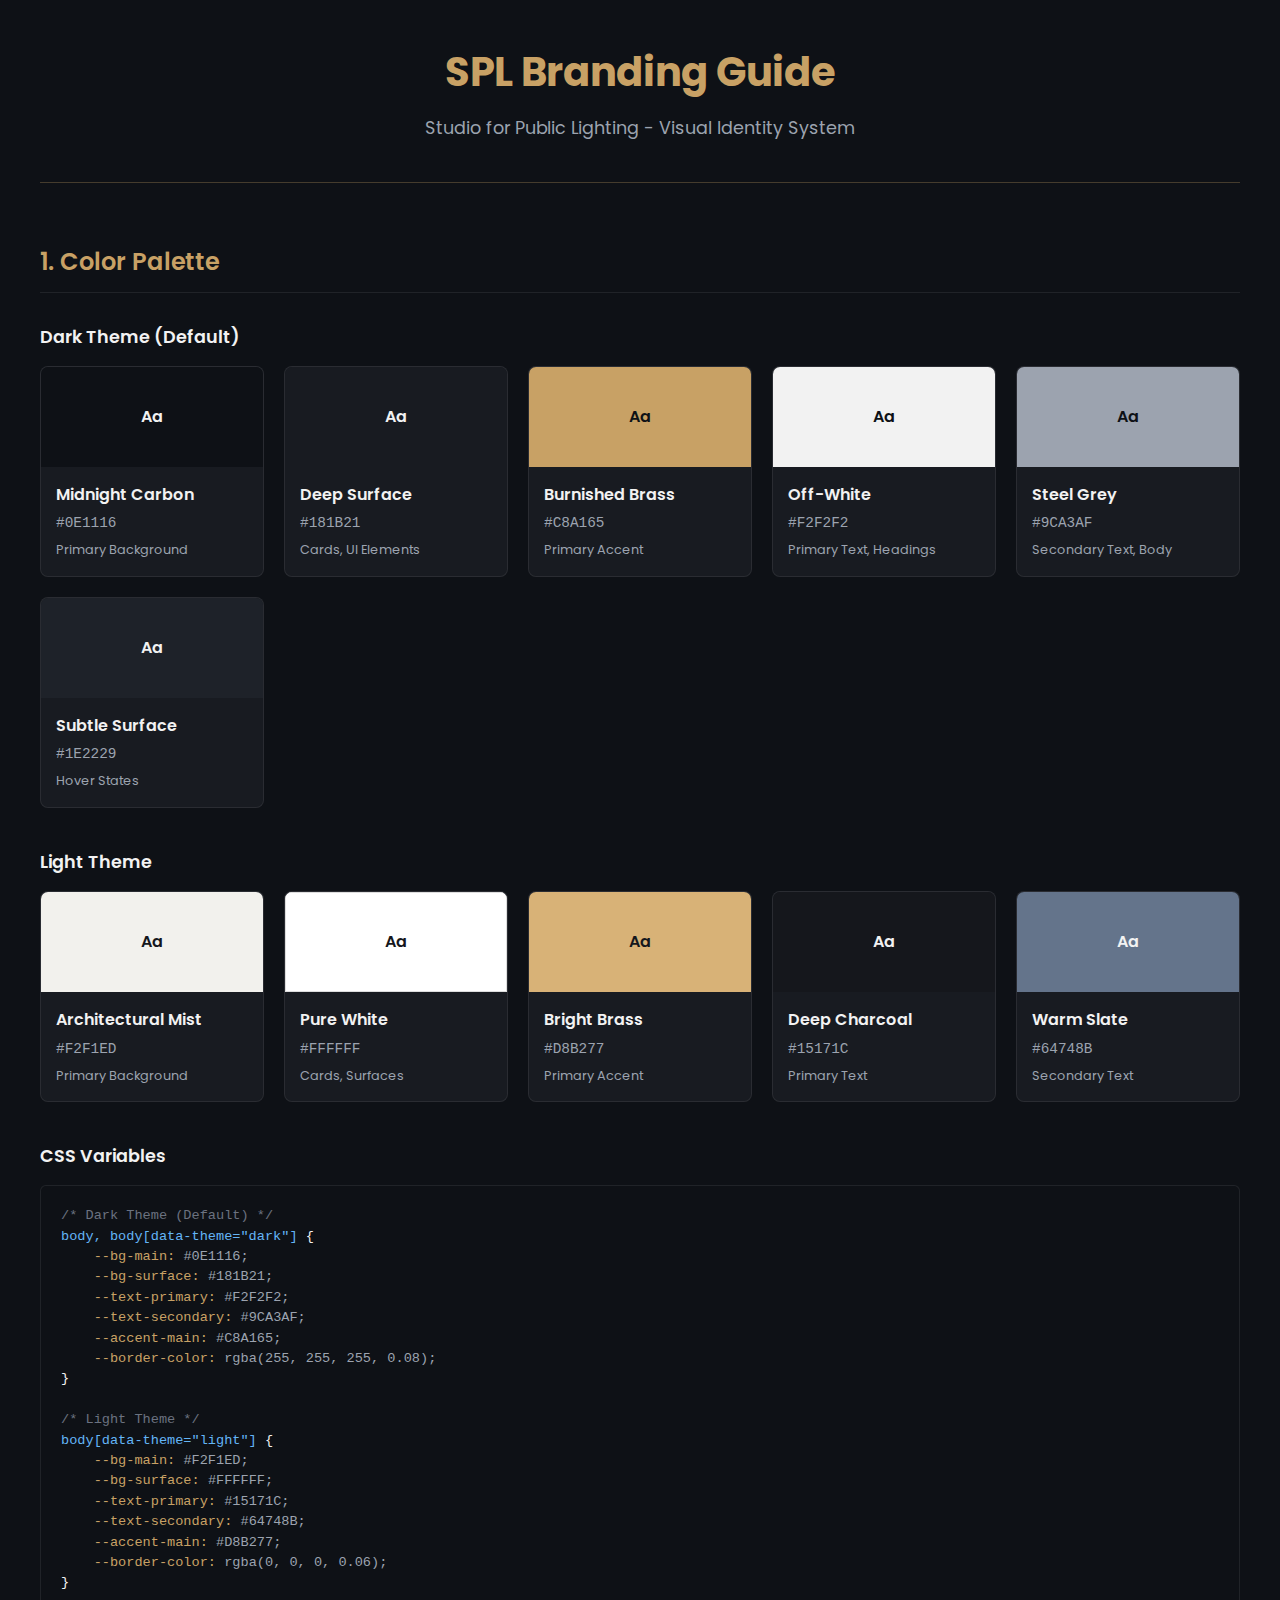
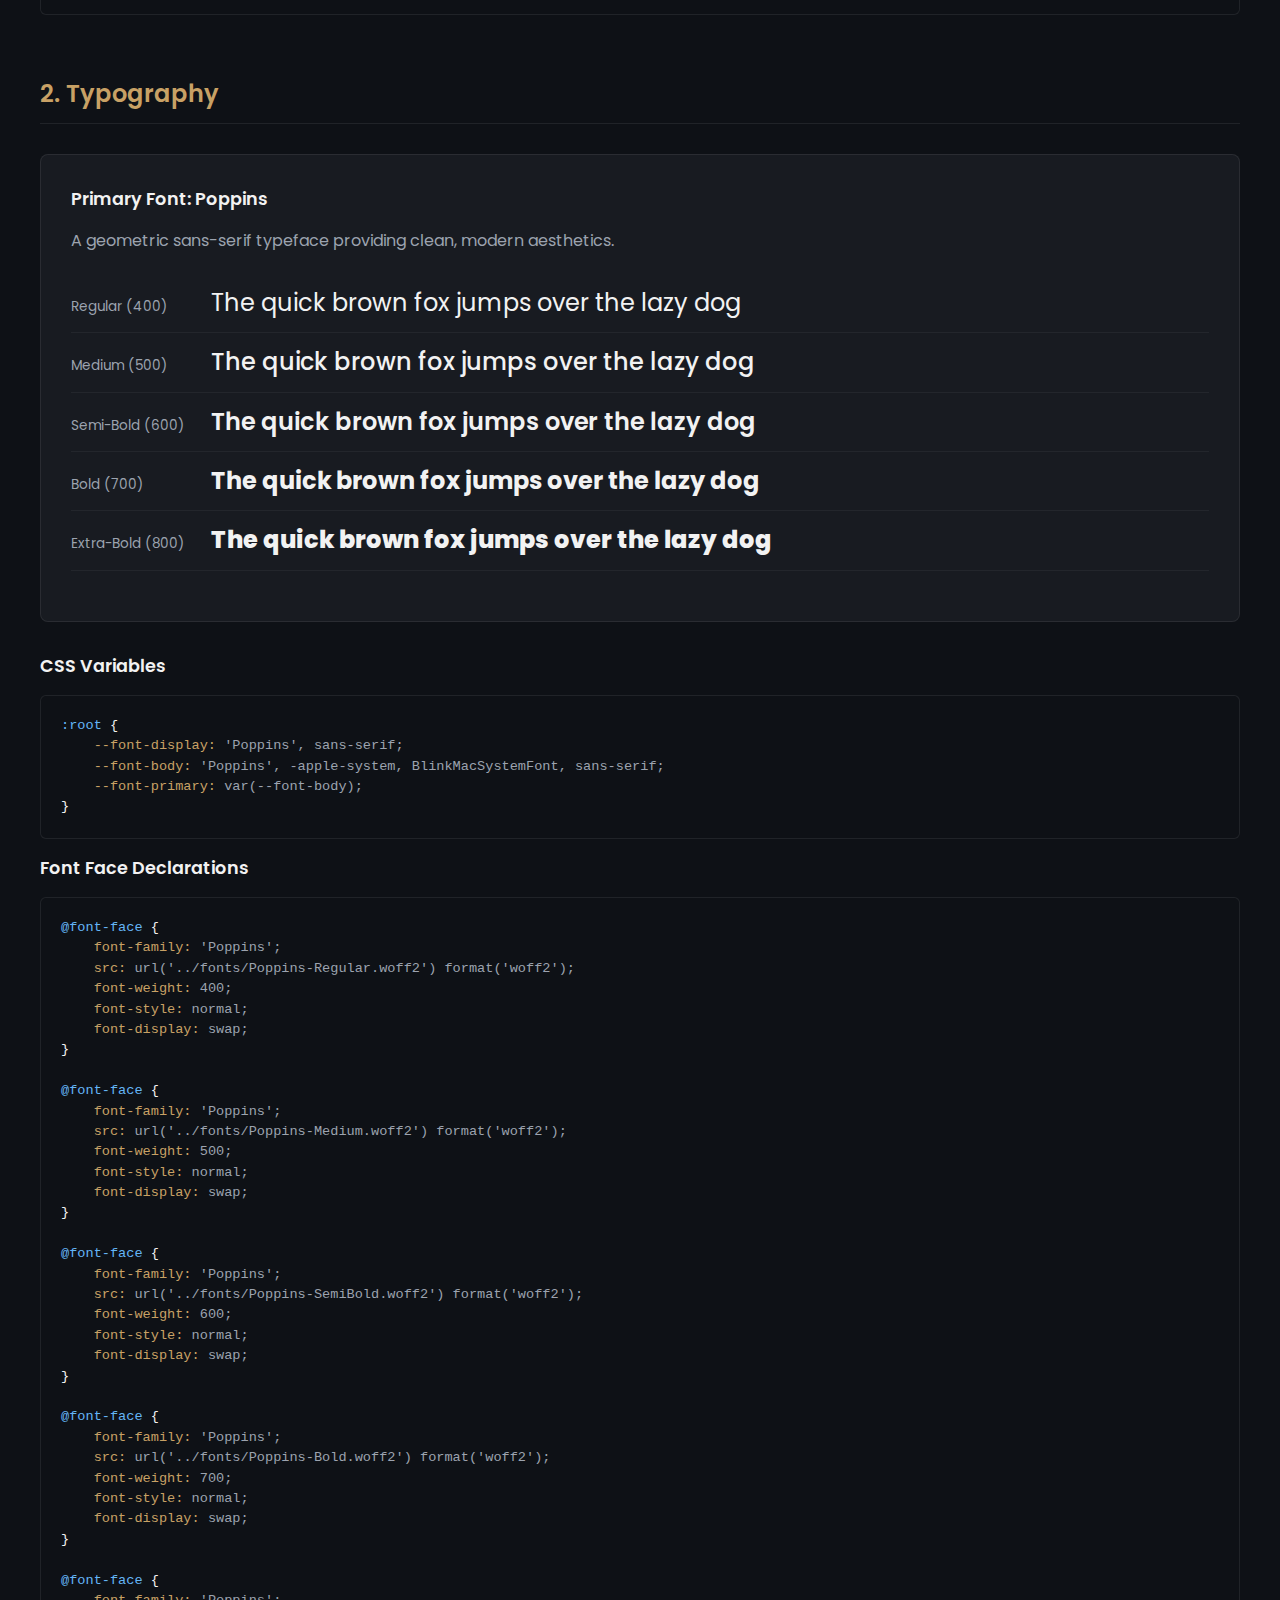
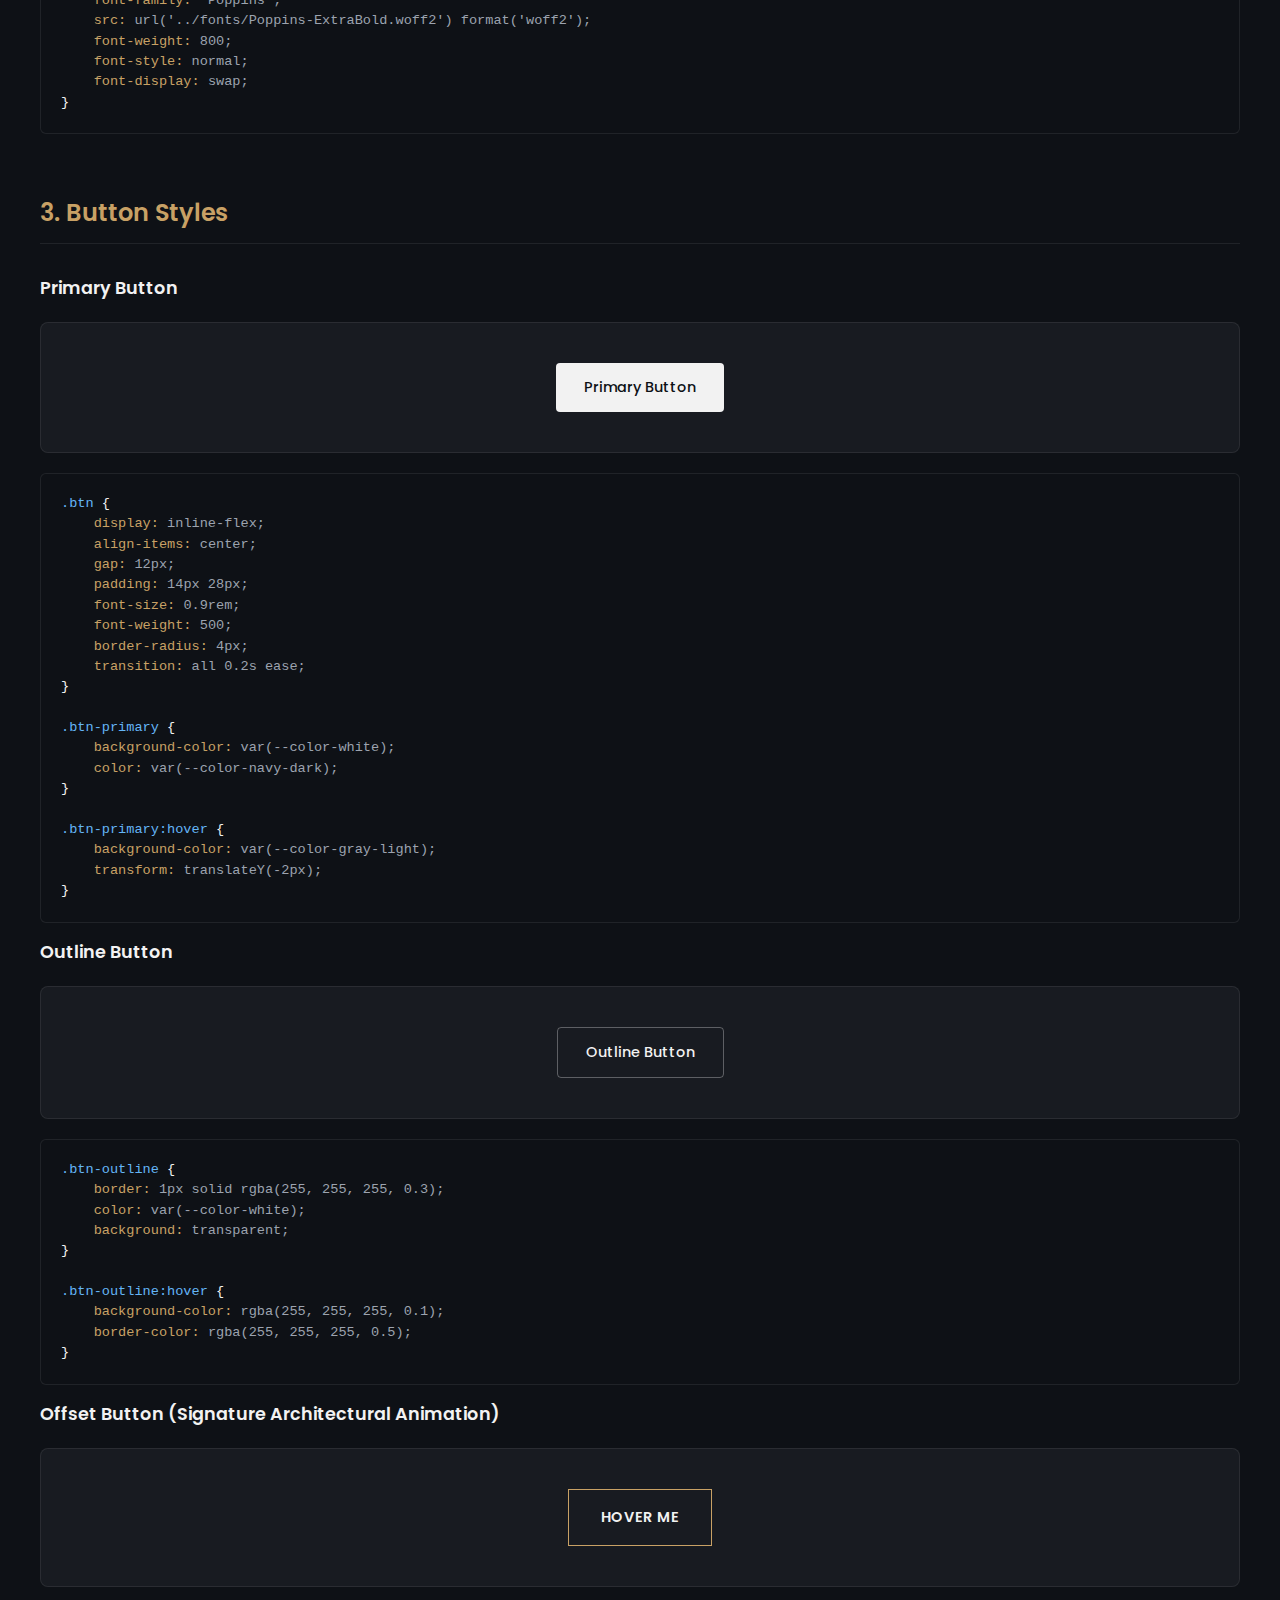
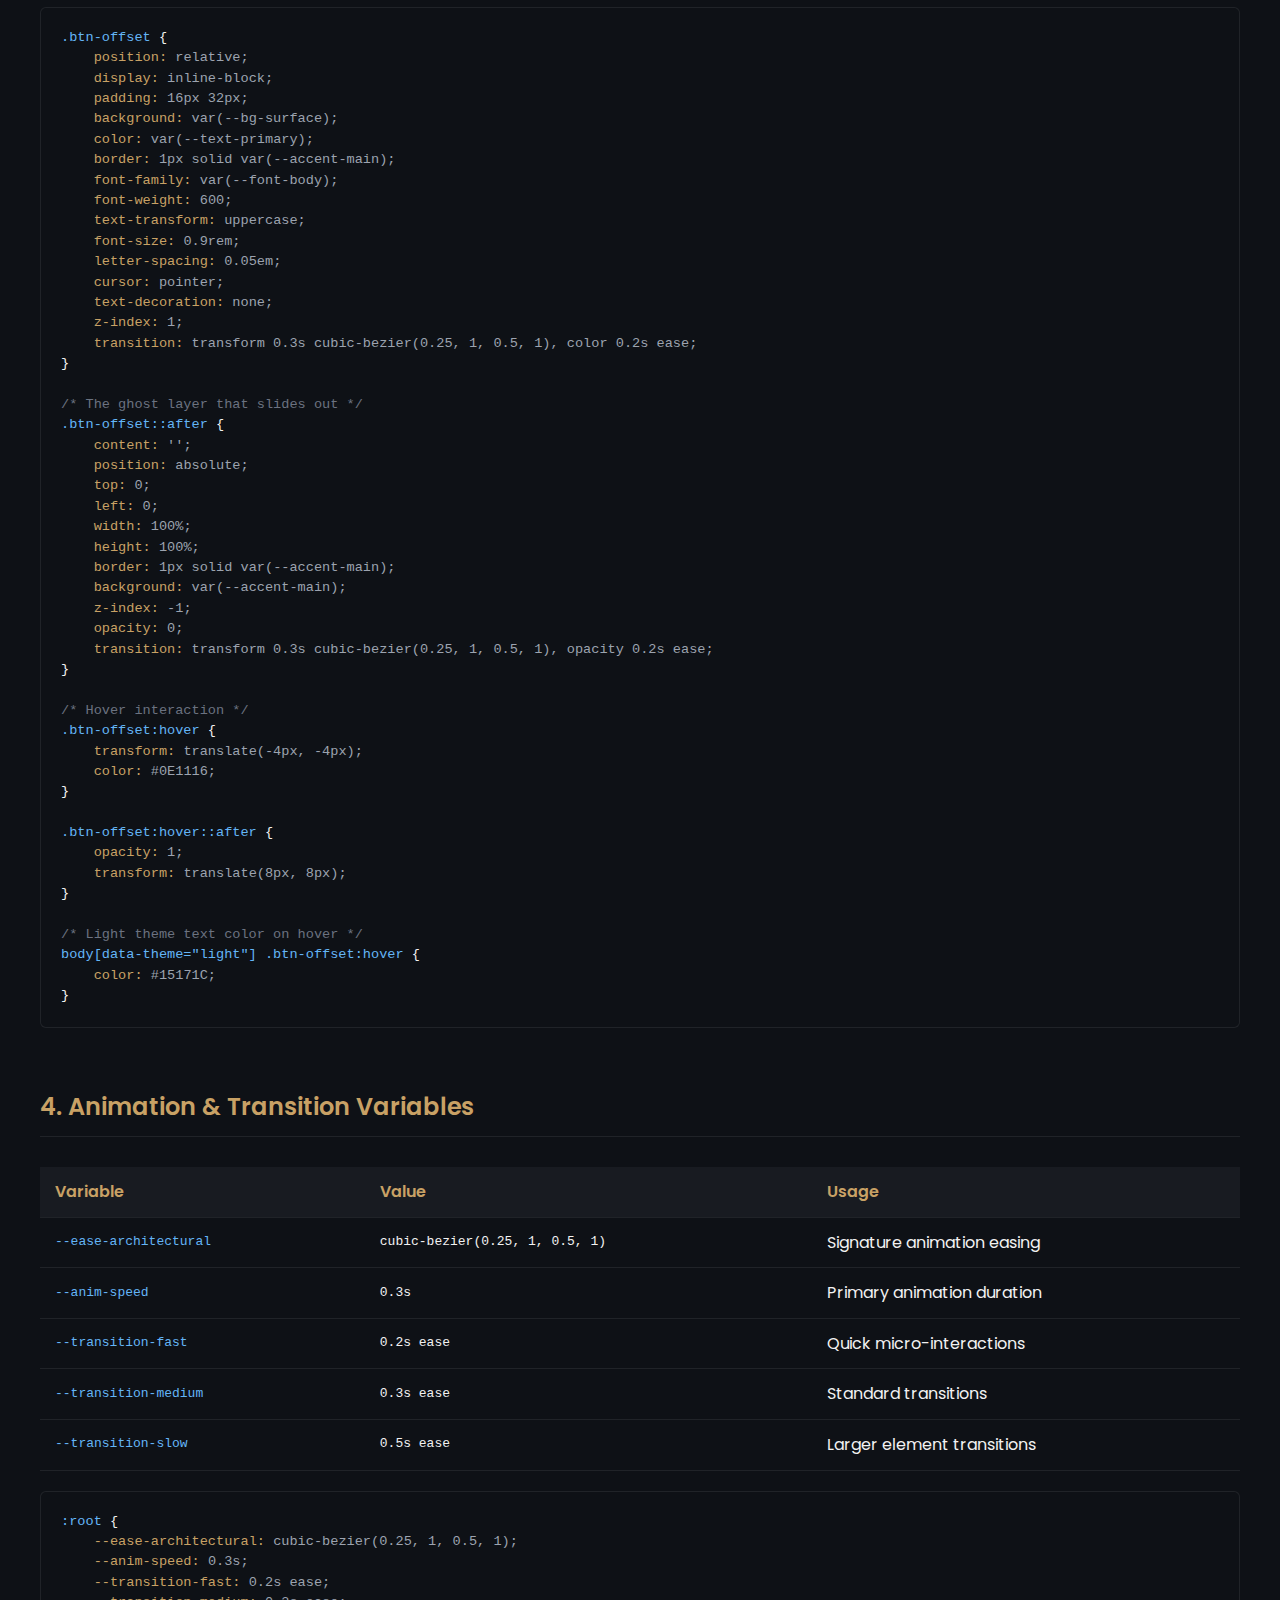
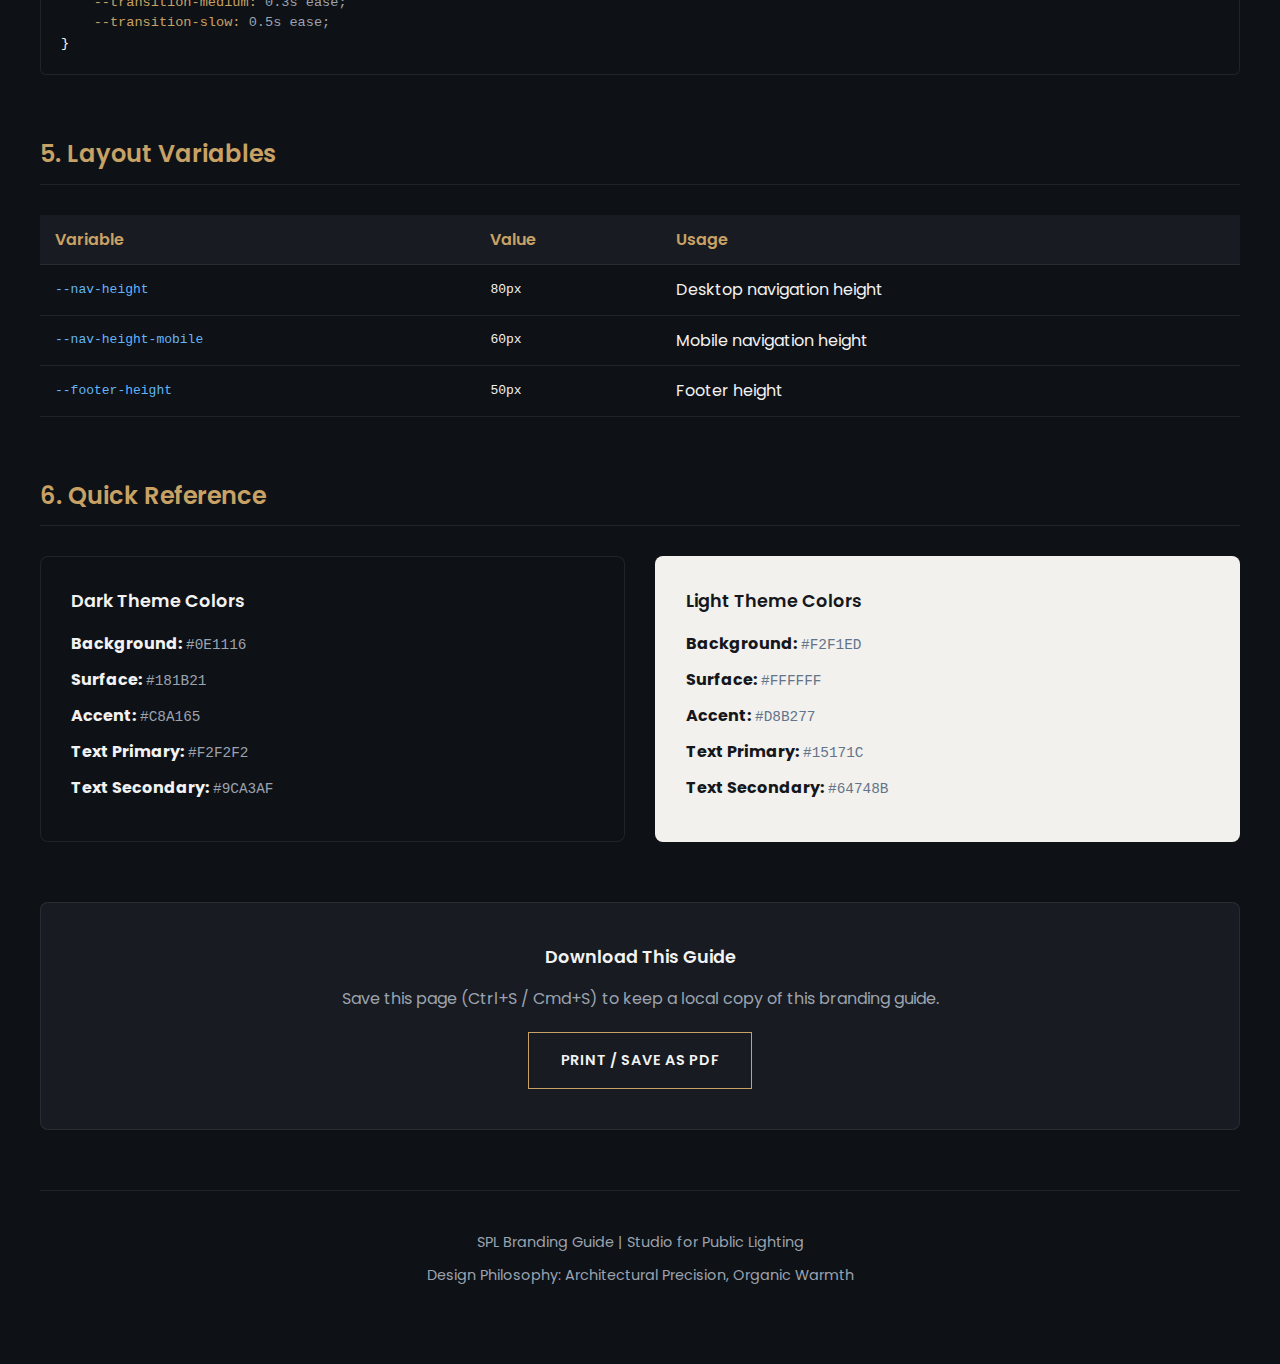
<file: branding-guide.html>
<!DOCTYPE html>
<html lang="en">
<head>
    <meta charset="UTF-8">
    <meta name="viewport" content="width=device-width, initial-scale=1.0">
    <title>SPL Branding Guide</title>
    <style>
        @import url('https://fonts.googleapis.com/css2?family=Poppins:wght@400;500;600;700;800&display=swap');

        * {
            margin: 0;
            padding: 0;
            box-sizing: border-box;
        }

        body {
            font-family: 'Poppins', -apple-system, BlinkMacSystemFont, sans-serif;
            background: #0E1116;
            color: #F2F2F2;
            line-height: 1.6;
            padding: 40px;
        }

        .container {
            max-width: 1200px;
            margin: 0 auto;
        }

        header {
            text-align: center;
            margin-bottom: 60px;
            padding-bottom: 40px;
            border-bottom: 1px solid rgba(200, 161, 101, 0.3);
        }

        h1 {
            font-size: 2.5rem;
            font-weight: 700;
            margin-bottom: 10px;
            color: #C8A165;
        }

        .subtitle {
            font-size: 1.1rem;
            color: #9CA3AF;
        }

        section {
            margin-bottom: 60px;
        }

        h2 {
            font-size: 1.5rem;
            font-weight: 600;
            color: #C8A165;
            margin-bottom: 30px;
            padding-bottom: 10px;
            border-bottom: 1px solid rgba(255, 255, 255, 0.08);
        }

        h3 {
            font-size: 1.1rem;
            font-weight: 600;
            margin-bottom: 15px;
            color: #F2F2F2;
        }

        .color-grid {
            display: grid;
            grid-template-columns: repeat(auto-fill, minmax(200px, 1fr));
            gap: 20px;
            margin-bottom: 40px;
        }

        .color-card {
            background: #181B21;
            border-radius: 8px;
            overflow: hidden;
            border: 1px solid rgba(255, 255, 255, 0.08);
        }

        .color-swatch {
            height: 100px;
            display: flex;
            align-items: center;
            justify-content: center;
            font-weight: 600;
        }

        .color-info {
            padding: 15px;
        }

        .color-name {
            font-weight: 600;
            margin-bottom: 5px;
        }

        .color-hex {
            font-family: monospace;
            color: #9CA3AF;
            font-size: 0.9rem;
        }

        .color-usage {
            font-size: 0.8rem;
            color: #9CA3AF;
            margin-top: 5px;
        }

        .font-section {
            background: #181B21;
            border-radius: 8px;
            padding: 30px;
            margin-bottom: 30px;
            border: 1px solid rgba(255, 255, 255, 0.08);
        }

        .font-sample {
            margin: 20px 0;
        }

        .font-weight-row {
            display: flex;
            align-items: baseline;
            gap: 20px;
            padding: 10px 0;
            border-bottom: 1px solid rgba(255, 255, 255, 0.05);
        }

        .font-weight-label {
            width: 120px;
            color: #9CA3AF;
            font-size: 0.85rem;
        }

        .font-weight-sample {
            flex: 1;
            font-size: 1.5rem;
        }

        .code-block {
            background: #0E1116;
            border: 1px solid rgba(255, 255, 255, 0.08);
            border-radius: 6px;
            padding: 20px;
            margin: 15px 0;
            overflow-x: auto;
        }

        pre {
            font-family: 'Monaco', 'Menlo', 'Ubuntu Mono', monospace;
            font-size: 0.85rem;
            line-height: 1.5;
            color: #F2F2F2;
            white-space: pre-wrap;
        }

        .property {
            color: #C8A165;
        }

        .value {
            color: #9CA3AF;
        }

        .selector {
            color: #64B5F6;
        }

        .comment {
            color: #6B7280;
        }

        .button-demo {
            background: #181B21;
            border-radius: 8px;
            padding: 40px;
            margin: 20px 0;
            border: 1px solid rgba(255, 255, 255, 0.08);
            display: flex;
            flex-wrap: wrap;
            gap: 20px;
            align-items: center;
            justify-content: center;
        }

        /* Button Styles from SPL */
        .btn {
            display: inline-flex;
            align-items: center;
            gap: 12px;
            padding: 14px 28px;
            font-size: 0.9rem;
            font-weight: 500;
            border-radius: 4px;
            transition: all 0.2s ease;
            text-decoration: none;
            cursor: pointer;
            border: none;
            font-family: 'Poppins', sans-serif;
        }

        .btn-primary {
            background-color: #F2F2F2;
            color: #0E1116;
        }

        .btn-primary:hover {
            background-color: #1E2229;
            color: #F2F2F2;
            transform: translateY(-2px);
        }

        .btn-outline {
            border: 1px solid rgba(255, 255, 255, 0.3);
            color: #F2F2F2;
            background: transparent;
        }

        .btn-outline:hover {
            background-color: rgba(255, 255, 255, 0.1);
            border-color: rgba(255, 255, 255, 0.5);
        }

        .btn-offset {
            position: relative;
            display: inline-block;
            padding: 16px 32px;
            background: #181B21;
            color: #F2F2F2;
            border: 1px solid #C8A165;
            font-family: 'Poppins', sans-serif;
            font-weight: 600;
            text-transform: uppercase;
            font-size: 0.9rem;
            letter-spacing: 0.05em;
            cursor: pointer;
            text-decoration: none;
            z-index: 1;
            transition: transform 0.3s cubic-bezier(0.25, 1, 0.5, 1), color 0.2s ease;
        }

        .btn-offset::after {
            content: '';
            position: absolute;
            top: 0;
            left: 0;
            width: 100%;
            height: 100%;
            border: 1px solid #C8A165;
            background: #C8A165;
            z-index: -1;
            opacity: 0;
            transition: transform 0.3s cubic-bezier(0.25, 1, 0.5, 1), opacity 0.2s ease;
        }

        .btn-offset:hover {
            transform: translate(-4px, -4px);
            color: #0E1116;
        }

        .btn-offset:hover::after {
            opacity: 1;
            transform: translate(8px, 8px);
        }

        .theme-section {
            display: grid;
            grid-template-columns: 1fr 1fr;
            gap: 30px;
            margin-top: 30px;
        }

        @media (max-width: 768px) {
            .theme-section {
                grid-template-columns: 1fr;
            }
        }

        .theme-card {
            border-radius: 8px;
            padding: 30px;
            border: 1px solid rgba(255, 255, 255, 0.08);
        }

        .theme-card.dark {
            background: #0E1116;
        }

        .theme-card.light {
            background: #F2F1ED;
            color: #15171C;
        }

        .theme-card.light h3 {
            color: #15171C;
        }

        .theme-card.light .color-hex {
            color: #64748B;
        }

        .variable-table {
            width: 100%;
            border-collapse: collapse;
            margin: 20px 0;
        }

        .variable-table th,
        .variable-table td {
            padding: 12px 15px;
            text-align: left;
            border-bottom: 1px solid rgba(255, 255, 255, 0.08);
        }

        .variable-table th {
            background: #181B21;
            font-weight: 600;
            color: #C8A165;
        }

        .variable-table td:first-child {
            font-family: monospace;
            color: #64B5F6;
        }

        .variable-table td:nth-child(2) {
            font-family: monospace;
        }

        .download-section {
            text-align: center;
            padding: 40px;
            background: #181B21;
            border-radius: 8px;
            margin-top: 60px;
            border: 1px solid rgba(255, 255, 255, 0.08);
        }

        .download-section p {
            color: #9CA3AF;
            margin-bottom: 20px;
        }

        footer {
            text-align: center;
            padding: 40px 0;
            margin-top: 60px;
            border-top: 1px solid rgba(255, 255, 255, 0.08);
            color: #9CA3AF;
            font-size: 0.9rem;
        }
    </style>
</head>
<body>
    <div class="container">
        <header>
            <h1>SPL Branding Guide</h1>
            <p class="subtitle">Studio for Public Lighting - Visual Identity System</p>
        </header>

        <!-- COLORS SECTION -->
        <section id="colors">
            <h2>1. Color Palette</h2>

            <h3>Dark Theme (Default)</h3>
            <div class="color-grid">
                <div class="color-card">
                    <div class="color-swatch" style="background: #0E1116; color: #F2F2F2;">Aa</div>
                    <div class="color-info">
                        <div class="color-name">Midnight Carbon</div>
                        <div class="color-hex">#0E1116</div>
                        <div class="color-usage">Primary Background</div>
                    </div>
                </div>
                <div class="color-card">
                    <div class="color-swatch" style="background: #181B21; color: #F2F2F2;">Aa</div>
                    <div class="color-info">
                        <div class="color-name">Deep Surface</div>
                        <div class="color-hex">#181B21</div>
                        <div class="color-usage">Cards, UI Elements</div>
                    </div>
                </div>
                <div class="color-card">
                    <div class="color-swatch" style="background: #C8A165; color: #0E1116;">Aa</div>
                    <div class="color-info">
                        <div class="color-name">Burnished Brass</div>
                        <div class="color-hex">#C8A165</div>
                        <div class="color-usage">Primary Accent</div>
                    </div>
                </div>
                <div class="color-card">
                    <div class="color-swatch" style="background: #F2F2F2; color: #0E1116;">Aa</div>
                    <div class="color-info">
                        <div class="color-name">Off-White</div>
                        <div class="color-hex">#F2F2F2</div>
                        <div class="color-usage">Primary Text, Headings</div>
                    </div>
                </div>
                <div class="color-card">
                    <div class="color-swatch" style="background: #9CA3AF; color: #0E1116;">Aa</div>
                    <div class="color-info">
                        <div class="color-name">Steel Grey</div>
                        <div class="color-hex">#9CA3AF</div>
                        <div class="color-usage">Secondary Text, Body</div>
                    </div>
                </div>
                <div class="color-card">
                    <div class="color-swatch" style="background: #1E2229; color: #F2F2F2;">Aa</div>
                    <div class="color-info">
                        <div class="color-name">Subtle Surface</div>
                        <div class="color-hex">#1E2229</div>
                        <div class="color-usage">Hover States</div>
                    </div>
                </div>
            </div>

            <h3>Light Theme</h3>
            <div class="color-grid">
                <div class="color-card">
                    <div class="color-swatch" style="background: #F2F1ED; color: #15171C;">Aa</div>
                    <div class="color-info">
                        <div class="color-name">Architectural Mist</div>
                        <div class="color-hex">#F2F1ED</div>
                        <div class="color-usage">Primary Background</div>
                    </div>
                </div>
                <div class="color-card">
                    <div class="color-swatch" style="background: #FFFFFF; color: #15171C; border: 1px solid #ddd;">Aa</div>
                    <div class="color-info">
                        <div class="color-name">Pure White</div>
                        <div class="color-hex">#FFFFFF</div>
                        <div class="color-usage">Cards, Surfaces</div>
                    </div>
                </div>
                <div class="color-card">
                    <div class="color-swatch" style="background: #D8B277; color: #15171C;">Aa</div>
                    <div class="color-info">
                        <div class="color-name">Bright Brass</div>
                        <div class="color-hex">#D8B277</div>
                        <div class="color-usage">Primary Accent</div>
                    </div>
                </div>
                <div class="color-card">
                    <div class="color-swatch" style="background: #15171C; color: #F2F2F2;">Aa</div>
                    <div class="color-info">
                        <div class="color-name">Deep Charcoal</div>
                        <div class="color-hex">#15171C</div>
                        <div class="color-usage">Primary Text</div>
                    </div>
                </div>
                <div class="color-card">
                    <div class="color-swatch" style="background: #64748B; color: #F2F2F2;">Aa</div>
                    <div class="color-info">
                        <div class="color-name">Warm Slate</div>
                        <div class="color-hex">#64748B</div>
                        <div class="color-usage">Secondary Text</div>
                    </div>
                </div>
            </div>

            <h3>CSS Variables</h3>
            <div class="code-block">
<pre><span class="comment">/* Dark Theme (Default) */</span>
<span class="selector">body, body[data-theme="dark"]</span> {
    <span class="property">--bg-main:</span> <span class="value">#0E1116;</span>
    <span class="property">--bg-surface:</span> <span class="value">#181B21;</span>
    <span class="property">--text-primary:</span> <span class="value">#F2F2F2;</span>
    <span class="property">--text-secondary:</span> <span class="value">#9CA3AF;</span>
    <span class="property">--accent-main:</span> <span class="value">#C8A165;</span>
    <span class="property">--border-color:</span> <span class="value">rgba(255, 255, 255, 0.08);</span>
}

<span class="comment">/* Light Theme */</span>
<span class="selector">body[data-theme="light"]</span> {
    <span class="property">--bg-main:</span> <span class="value">#F2F1ED;</span>
    <span class="property">--bg-surface:</span> <span class="value">#FFFFFF;</span>
    <span class="property">--text-primary:</span> <span class="value">#15171C;</span>
    <span class="property">--text-secondary:</span> <span class="value">#64748B;</span>
    <span class="property">--accent-main:</span> <span class="value">#D8B277;</span>
    <span class="property">--border-color:</span> <span class="value">rgba(0, 0, 0, 0.06);</span>
}</pre>
            </div>
        </section>

        <!-- TYPOGRAPHY SECTION -->
        <section id="typography">
            <h2>2. Typography</h2>

            <div class="font-section">
                <h3>Primary Font: Poppins</h3>
                <p style="color: #9CA3AF; margin-bottom: 20px;">A geometric sans-serif typeface providing clean, modern aesthetics.</p>

                <div class="font-sample">
                    <div class="font-weight-row">
                        <span class="font-weight-label">Regular (400)</span>
                        <span class="font-weight-sample" style="font-weight: 400;">The quick brown fox jumps over the lazy dog</span>
                    </div>
                    <div class="font-weight-row">
                        <span class="font-weight-label">Medium (500)</span>
                        <span class="font-weight-sample" style="font-weight: 500;">The quick brown fox jumps over the lazy dog</span>
                    </div>
                    <div class="font-weight-row">
                        <span class="font-weight-label">Semi-Bold (600)</span>
                        <span class="font-weight-sample" style="font-weight: 600;">The quick brown fox jumps over the lazy dog</span>
                    </div>
                    <div class="font-weight-row">
                        <span class="font-weight-label">Bold (700)</span>
                        <span class="font-weight-sample" style="font-weight: 700;">The quick brown fox jumps over the lazy dog</span>
                    </div>
                    <div class="font-weight-row">
                        <span class="font-weight-label">Extra-Bold (800)</span>
                        <span class="font-weight-sample" style="font-weight: 800;">The quick brown fox jumps over the lazy dog</span>
                    </div>
                </div>
            </div>

            <h3>CSS Variables</h3>
            <div class="code-block">
<pre><span class="selector">:root</span> {
    <span class="property">--font-display:</span> <span class="value">'Poppins', sans-serif;</span>
    <span class="property">--font-body:</span> <span class="value">'Poppins', -apple-system, BlinkMacSystemFont, sans-serif;</span>
    <span class="property">--font-primary:</span> <span class="value">var(--font-body);</span>
}</pre>
            </div>

            <h3>Font Face Declarations</h3>
            <div class="code-block">
<pre><span class="selector">@font-face</span> {
    <span class="property">font-family:</span> <span class="value">'Poppins';</span>
    <span class="property">src:</span> <span class="value">url('../fonts/Poppins-Regular.woff2') format('woff2');</span>
    <span class="property">font-weight:</span> <span class="value">400;</span>
    <span class="property">font-style:</span> <span class="value">normal;</span>
    <span class="property">font-display:</span> <span class="value">swap;</span>
}

<span class="selector">@font-face</span> {
    <span class="property">font-family:</span> <span class="value">'Poppins';</span>
    <span class="property">src:</span> <span class="value">url('../fonts/Poppins-Medium.woff2') format('woff2');</span>
    <span class="property">font-weight:</span> <span class="value">500;</span>
    <span class="property">font-style:</span> <span class="value">normal;</span>
    <span class="property">font-display:</span> <span class="value">swap;</span>
}

<span class="selector">@font-face</span> {
    <span class="property">font-family:</span> <span class="value">'Poppins';</span>
    <span class="property">src:</span> <span class="value">url('../fonts/Poppins-SemiBold.woff2') format('woff2');</span>
    <span class="property">font-weight:</span> <span class="value">600;</span>
    <span class="property">font-style:</span> <span class="value">normal;</span>
    <span class="property">font-display:</span> <span class="value">swap;</span>
}

<span class="selector">@font-face</span> {
    <span class="property">font-family:</span> <span class="value">'Poppins';</span>
    <span class="property">src:</span> <span class="value">url('../fonts/Poppins-Bold.woff2') format('woff2');</span>
    <span class="property">font-weight:</span> <span class="value">700;</span>
    <span class="property">font-style:</span> <span class="value">normal;</span>
    <span class="property">font-display:</span> <span class="value">swap;</span>
}

<span class="selector">@font-face</span> {
    <span class="property">font-family:</span> <span class="value">'Poppins';</span>
    <span class="property">src:</span> <span class="value">url('../fonts/Poppins-ExtraBold.woff2') format('woff2');</span>
    <span class="property">font-weight:</span> <span class="value">800;</span>
    <span class="property">font-style:</span> <span class="value">normal;</span>
    <span class="property">font-display:</span> <span class="value">swap;</span>
}</pre>
            </div>
        </section>

        <!-- BUTTONS SECTION -->
        <section id="buttons">
            <h2>3. Button Styles</h2>

            <!-- Primary Button -->
            <h3>Primary Button</h3>
            <div class="button-demo">
                <button class="btn btn-primary">Primary Button</button>
            </div>
            <div class="code-block">
<pre><span class="selector">.btn</span> {
    <span class="property">display:</span> <span class="value">inline-flex;</span>
    <span class="property">align-items:</span> <span class="value">center;</span>
    <span class="property">gap:</span> <span class="value">12px;</span>
    <span class="property">padding:</span> <span class="value">14px 28px;</span>
    <span class="property">font-size:</span> <span class="value">0.9rem;</span>
    <span class="property">font-weight:</span> <span class="value">500;</span>
    <span class="property">border-radius:</span> <span class="value">4px;</span>
    <span class="property">transition:</span> <span class="value">all 0.2s ease;</span>
}

<span class="selector">.btn-primary</span> {
    <span class="property">background-color:</span> <span class="value">var(--color-white);</span>
    <span class="property">color:</span> <span class="value">var(--color-navy-dark);</span>
}

<span class="selector">.btn-primary:hover</span> {
    <span class="property">background-color:</span> <span class="value">var(--color-gray-light);</span>
    <span class="property">transform:</span> <span class="value">translateY(-2px);</span>
}</pre>
            </div>

            <!-- Outline Button -->
            <h3>Outline Button</h3>
            <div class="button-demo">
                <button class="btn btn-outline">Outline Button</button>
            </div>
            <div class="code-block">
<pre><span class="selector">.btn-outline</span> {
    <span class="property">border:</span> <span class="value">1px solid rgba(255, 255, 255, 0.3);</span>
    <span class="property">color:</span> <span class="value">var(--color-white);</span>
    <span class="property">background:</span> <span class="value">transparent;</span>
}

<span class="selector">.btn-outline:hover</span> {
    <span class="property">background-color:</span> <span class="value">rgba(255, 255, 255, 0.1);</span>
    <span class="property">border-color:</span> <span class="value">rgba(255, 255, 255, 0.5);</span>
}</pre>
            </div>

            <!-- Offset Button (Signature Style) -->
            <h3>Offset Button (Signature Architectural Animation)</h3>
            <div class="button-demo">
                <a href="#" class="btn-offset">Hover Me</a>
            </div>
            <div class="code-block">
<pre><span class="selector">.btn-offset</span> {
    <span class="property">position:</span> <span class="value">relative;</span>
    <span class="property">display:</span> <span class="value">inline-block;</span>
    <span class="property">padding:</span> <span class="value">16px 32px;</span>
    <span class="property">background:</span> <span class="value">var(--bg-surface);</span>
    <span class="property">color:</span> <span class="value">var(--text-primary);</span>
    <span class="property">border:</span> <span class="value">1px solid var(--accent-main);</span>
    <span class="property">font-family:</span> <span class="value">var(--font-body);</span>
    <span class="property">font-weight:</span> <span class="value">600;</span>
    <span class="property">text-transform:</span> <span class="value">uppercase;</span>
    <span class="property">font-size:</span> <span class="value">0.9rem;</span>
    <span class="property">letter-spacing:</span> <span class="value">0.05em;</span>
    <span class="property">cursor:</span> <span class="value">pointer;</span>
    <span class="property">text-decoration:</span> <span class="value">none;</span>
    <span class="property">z-index:</span> <span class="value">1;</span>
    <span class="property">transition:</span> <span class="value">transform 0.3s cubic-bezier(0.25, 1, 0.5, 1), color 0.2s ease;</span>
}

<span class="comment">/* The ghost layer that slides out */</span>
<span class="selector">.btn-offset::after</span> {
    <span class="property">content:</span> <span class="value">'';</span>
    <span class="property">position:</span> <span class="value">absolute;</span>
    <span class="property">top:</span> <span class="value">0;</span>
    <span class="property">left:</span> <span class="value">0;</span>
    <span class="property">width:</span> <span class="value">100%;</span>
    <span class="property">height:</span> <span class="value">100%;</span>
    <span class="property">border:</span> <span class="value">1px solid var(--accent-main);</span>
    <span class="property">background:</span> <span class="value">var(--accent-main);</span>
    <span class="property">z-index:</span> <span class="value">-1;</span>
    <span class="property">opacity:</span> <span class="value">0;</span>
    <span class="property">transition:</span> <span class="value">transform 0.3s cubic-bezier(0.25, 1, 0.5, 1), opacity 0.2s ease;</span>
}

<span class="comment">/* Hover interaction */</span>
<span class="selector">.btn-offset:hover</span> {
    <span class="property">transform:</span> <span class="value">translate(-4px, -4px);</span>
    <span class="property">color:</span> <span class="value">#0E1116;</span>
}

<span class="selector">.btn-offset:hover::after</span> {
    <span class="property">opacity:</span> <span class="value">1;</span>
    <span class="property">transform:</span> <span class="value">translate(8px, 8px);</span>
}

<span class="comment">/* Light theme text color on hover */</span>
<span class="selector">body[data-theme="light"] .btn-offset:hover</span> {
    <span class="property">color:</span> <span class="value">#15171C;</span>
}</pre>
            </div>
        </section>

        <!-- ANIMATION VARIABLES -->
        <section id="animations">
            <h2>4. Animation & Transition Variables</h2>

            <table class="variable-table">
                <thead>
                    <tr>
                        <th>Variable</th>
                        <th>Value</th>
                        <th>Usage</th>
                    </tr>
                </thead>
                <tbody>
                    <tr>
                        <td>--ease-architectural</td>
                        <td>cubic-bezier(0.25, 1, 0.5, 1)</td>
                        <td>Signature animation easing</td>
                    </tr>
                    <tr>
                        <td>--anim-speed</td>
                        <td>0.3s</td>
                        <td>Primary animation duration</td>
                    </tr>
                    <tr>
                        <td>--transition-fast</td>
                        <td>0.2s ease</td>
                        <td>Quick micro-interactions</td>
                    </tr>
                    <tr>
                        <td>--transition-medium</td>
                        <td>0.3s ease</td>
                        <td>Standard transitions</td>
                    </tr>
                    <tr>
                        <td>--transition-slow</td>
                        <td>0.5s ease</td>
                        <td>Larger element transitions</td>
                    </tr>
                </tbody>
            </table>

            <div class="code-block">
<pre><span class="selector">:root</span> {
    <span class="property">--ease-architectural:</span> <span class="value">cubic-bezier(0.25, 1, 0.5, 1);</span>
    <span class="property">--anim-speed:</span> <span class="value">0.3s;</span>
    <span class="property">--transition-fast:</span> <span class="value">0.2s ease;</span>
    <span class="property">--transition-medium:</span> <span class="value">0.3s ease;</span>
    <span class="property">--transition-slow:</span> <span class="value">0.5s ease;</span>
}</pre>
            </div>
        </section>

        <!-- LAYOUT VARIABLES -->
        <section id="layout">
            <h2>5. Layout Variables</h2>

            <table class="variable-table">
                <thead>
                    <tr>
                        <th>Variable</th>
                        <th>Value</th>
                        <th>Usage</th>
                    </tr>
                </thead>
                <tbody>
                    <tr>
                        <td>--nav-height</td>
                        <td>80px</td>
                        <td>Desktop navigation height</td>
                    </tr>
                    <tr>
                        <td>--nav-height-mobile</td>
                        <td>60px</td>
                        <td>Mobile navigation height</td>
                    </tr>
                    <tr>
                        <td>--footer-height</td>
                        <td>50px</td>
                        <td>Footer height</td>
                    </tr>
                </tbody>
            </table>
        </section>

        <!-- QUICK REFERENCE -->
        <section id="quick-reference">
            <h2>6. Quick Reference</h2>

            <div class="theme-section">
                <div class="theme-card dark">
                    <h3>Dark Theme Colors</h3>
                    <p style="margin: 10px 0;"><strong>Background:</strong> <span class="color-hex">#0E1116</span></p>
                    <p style="margin: 10px 0;"><strong>Surface:</strong> <span class="color-hex">#181B21</span></p>
                    <p style="margin: 10px 0;"><strong>Accent:</strong> <span class="color-hex">#C8A165</span></p>
                    <p style="margin: 10px 0;"><strong>Text Primary:</strong> <span class="color-hex">#F2F2F2</span></p>
                    <p style="margin: 10px 0;"><strong>Text Secondary:</strong> <span class="color-hex">#9CA3AF</span></p>
                </div>
                <div class="theme-card light">
                    <h3>Light Theme Colors</h3>
                    <p style="margin: 10px 0;"><strong>Background:</strong> <span class="color-hex">#F2F1ED</span></p>
                    <p style="margin: 10px 0;"><strong>Surface:</strong> <span class="color-hex">#FFFFFF</span></p>
                    <p style="margin: 10px 0;"><strong>Accent:</strong> <span class="color-hex">#D8B277</span></p>
                    <p style="margin: 10px 0;"><strong>Text Primary:</strong> <span class="color-hex">#15171C</span></p>
                    <p style="margin: 10px 0;"><strong>Text Secondary:</strong> <span class="color-hex">#64748B</span></p>
                </div>
            </div>
        </section>

        <div class="download-section">
            <h3>Download This Guide</h3>
            <p>Save this page (Ctrl+S / Cmd+S) to keep a local copy of this branding guide.</p>
            <a href="#" class="btn-offset" onclick="window.print(); return false;">PRINT / SAVE AS PDF</a>
        </div>

        <footer>
            <p>SPL Branding Guide | Studio for Public Lighting</p>
            <p style="margin-top: 10px;">Design Philosophy: Architectural Precision, Organic Warmth</p>
        </footer>
    </div>
</body>
</html>
</file>
